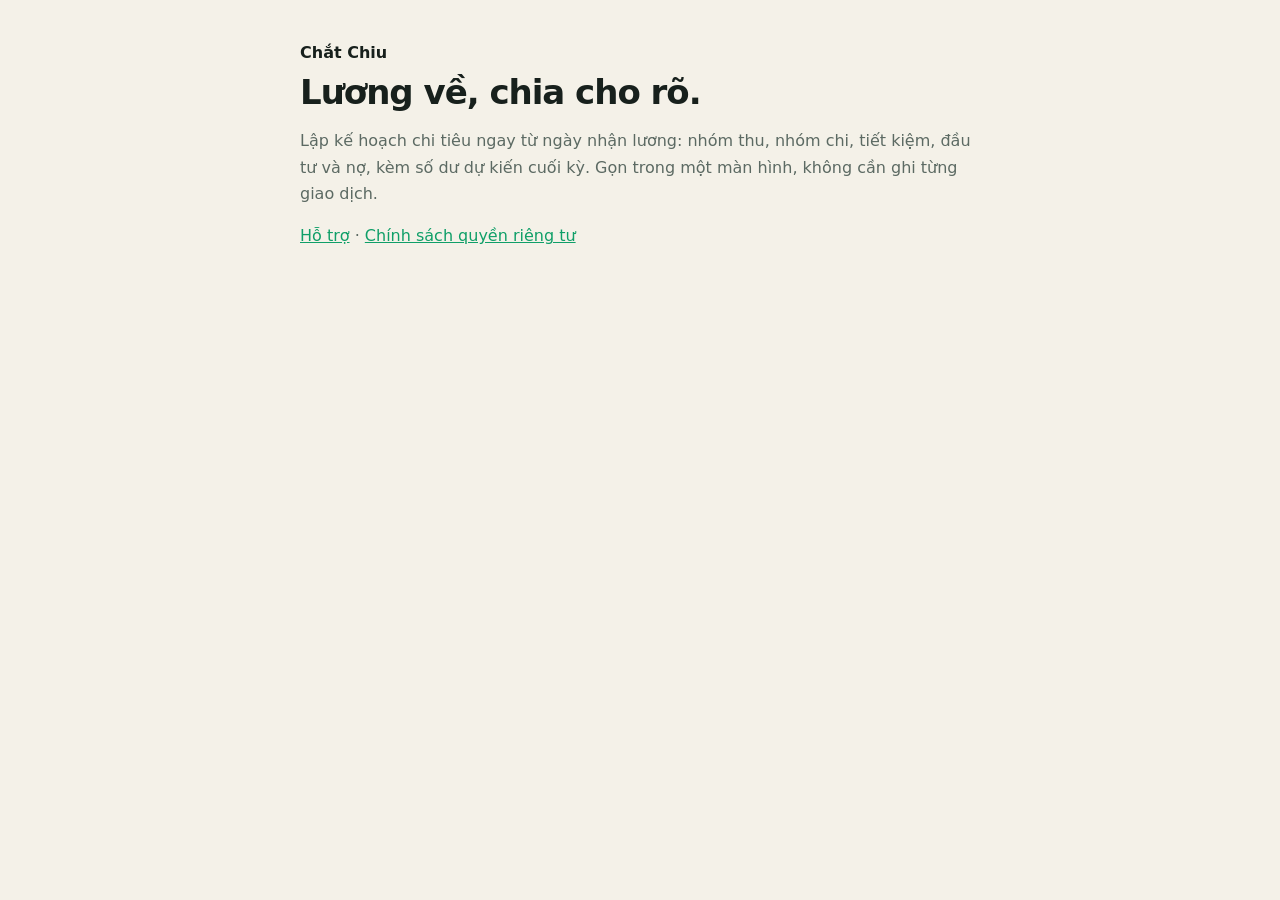
<file: index.html>
<!doctype html>
<html lang="vi"><head><meta charset="utf-8"><meta name="viewport" content="width=device-width,initial-scale=1">
<title>Chắt Chiu · Kế hoạch chi tiêu theo kỳ lương</title><link rel="stylesheet" href="style.css"></head>
<body><main>
<span class="brand">Chắt Chiu</span>
<h1>Lương về, chia cho rõ.</h1>
<p>Lập kế hoạch chi tiêu ngay từ ngày nhận lương: nhóm thu, nhóm chi, tiết kiệm, đầu tư và nợ, kèm số dư dự kiến cuối kỳ. Gọn trong một màn hình, không cần ghi từng giao dịch.</p>
<p><a href="support.html">Hỗ trợ</a> · <a href="privacy.html">Chính sách quyền riêng tư</a></p>
</main></body></html>
</file>
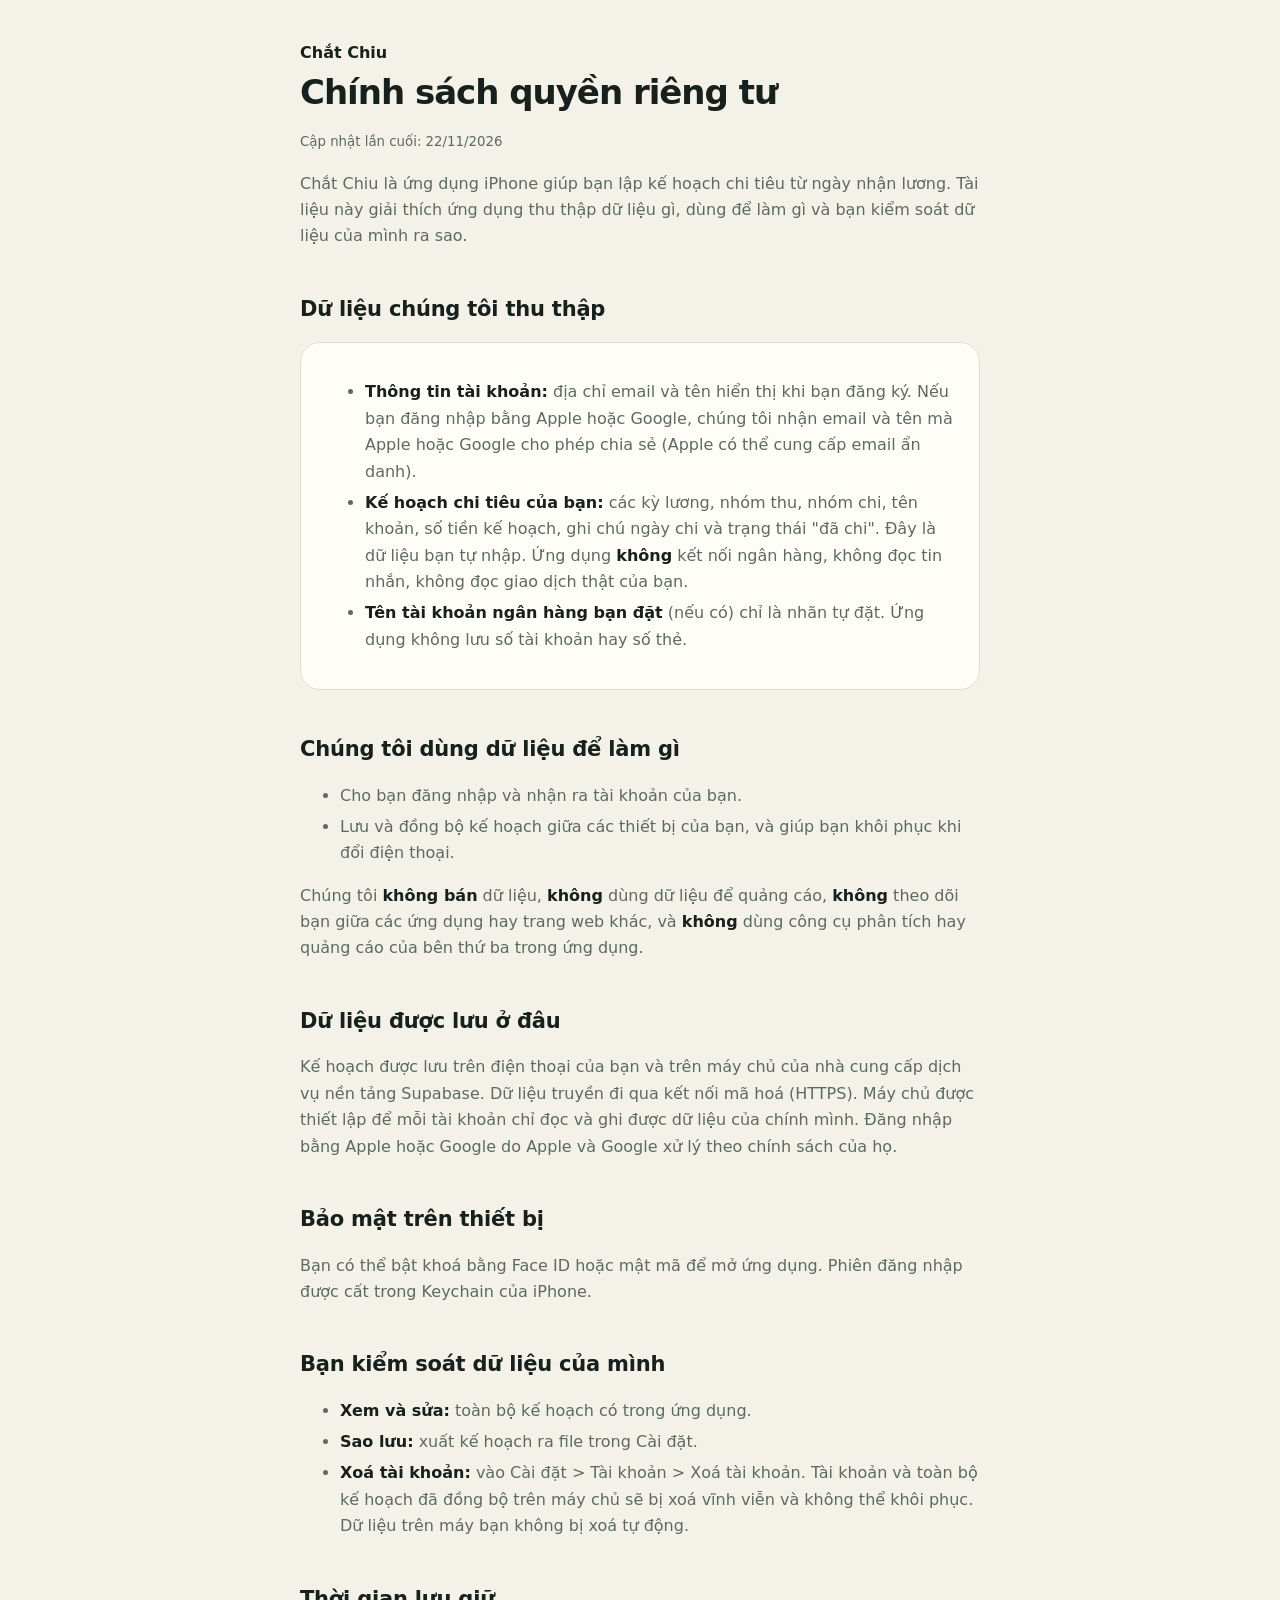
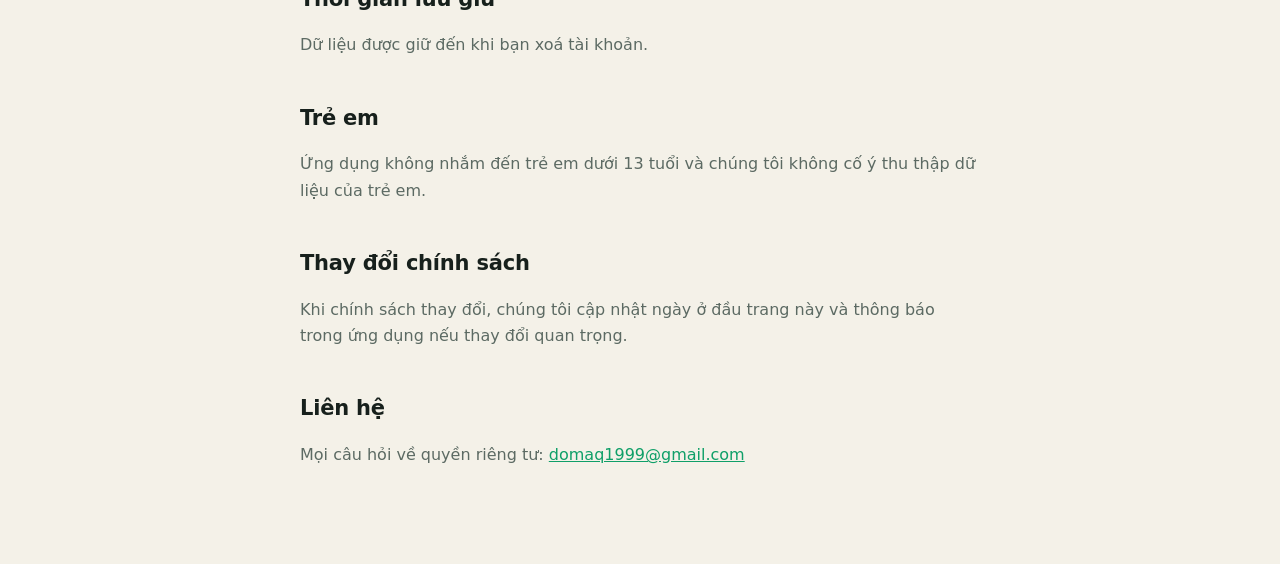
<file: privacy.html>
<!doctype html>
<html lang="vi"><head><meta charset="utf-8"><meta name="viewport" content="width=device-width,initial-scale=1">
<title>Chính sách quyền riêng tư · Chắt Chiu</title><link rel="stylesheet" href="style.css"></head>
<body><main>
<a class="brand" href="./">Chắt Chiu</a>
<h1>Chính sách quyền riêng tư</h1>
<p><small>Cập nhật lần cuối: 22/11/2026</small></p>
<p>Chắt Chiu là ứng dụng iPhone giúp bạn lập kế hoạch chi tiêu từ ngày nhận lương. Tài liệu này giải thích ứng dụng thu thập dữ liệu gì, dùng để làm gì và bạn kiểm soát dữ liệu của mình ra sao.</p>

<h2>Dữ liệu chúng tôi thu thập</h2>
<div class="card"><ul>
<li><b>Thông tin tài khoản:</b> địa chỉ email và tên hiển thị khi bạn đăng ký. Nếu bạn đăng nhập bằng Apple hoặc Google, chúng tôi nhận email và tên mà Apple hoặc Google cho phép chia sẻ (Apple có thể cung cấp email ẩn danh).</li>
<li><b>Kế hoạch chi tiêu của bạn:</b> các kỳ lương, nhóm thu, nhóm chi, tên khoản, số tiền kế hoạch, ghi chú ngày chi và trạng thái "đã chi". Đây là dữ liệu bạn tự nhập. Ứng dụng <b>không</b> kết nối ngân hàng, không đọc tin nhắn, không đọc giao dịch thật của bạn.</li>
<li><b>Tên tài khoản ngân hàng bạn đặt</b> (nếu có) chỉ là nhãn tự đặt. Ứng dụng không lưu số tài khoản hay số thẻ.</li>
</ul></div>

<h2>Chúng tôi dùng dữ liệu để làm gì</h2>
<ul>
<li>Cho bạn đăng nhập và nhận ra tài khoản của bạn.</li>
<li>Lưu và đồng bộ kế hoạch giữa các thiết bị của bạn, và giúp bạn khôi phục khi đổi điện thoại.</li>
</ul>
<p>Chúng tôi <b>không bán</b> dữ liệu, <b>không</b> dùng dữ liệu để quảng cáo, <b>không</b> theo dõi bạn giữa các ứng dụng hay trang web khác, và <b>không</b> dùng công cụ phân tích hay quảng cáo của bên thứ ba trong ứng dụng.</p>

<h2>Dữ liệu được lưu ở đâu</h2>
<p>Kế hoạch được lưu trên điện thoại của bạn và trên máy chủ của nhà cung cấp dịch vụ nền tảng Supabase. Dữ liệu truyền đi qua kết nối mã hoá (HTTPS). Máy chủ được thiết lập để mỗi tài khoản chỉ đọc và ghi được dữ liệu của chính mình. Đăng nhập bằng Apple hoặc Google do Apple và Google xử lý theo chính sách của họ.</p>

<h2>Bảo mật trên thiết bị</h2>
<p>Bạn có thể bật khoá bằng Face ID hoặc mật mã để mở ứng dụng. Phiên đăng nhập được cất trong Keychain của iPhone.</p>

<h2>Bạn kiểm soát dữ liệu của mình</h2>
<ul>
<li><b>Xem và sửa:</b> toàn bộ kế hoạch có trong ứng dụng.</li>
<li><b>Sao lưu:</b> xuất kế hoạch ra file trong Cài đặt.</li>
<li><b>Xoá tài khoản:</b> vào Cài đặt &gt; Tài khoản &gt; Xoá tài khoản. Tài khoản và toàn bộ kế hoạch đã đồng bộ trên máy chủ sẽ bị xoá vĩnh viễn và không thể khôi phục. Dữ liệu trên máy bạn không bị xoá tự động.</li>
</ul>

<h2>Thời gian lưu giữ</h2>
<p>Dữ liệu được giữ đến khi bạn xoá tài khoản.</p>

<h2>Trẻ em</h2>
<p>Ứng dụng không nhắm đến trẻ em dưới 13 tuổi và chúng tôi không cố ý thu thập dữ liệu của trẻ em.</p>

<h2>Thay đổi chính sách</h2>
<p>Khi chính sách thay đổi, chúng tôi cập nhật ngày ở đầu trang này và thông báo trong ứng dụng nếu thay đổi quan trọng.</p>

<h2>Liên hệ</h2>
<p>Mọi câu hỏi về quyền riêng tư: <a href="mailto:domaq1999@gmail.com">domaq1999@gmail.com</a></p>
</main></body></html>
</file>
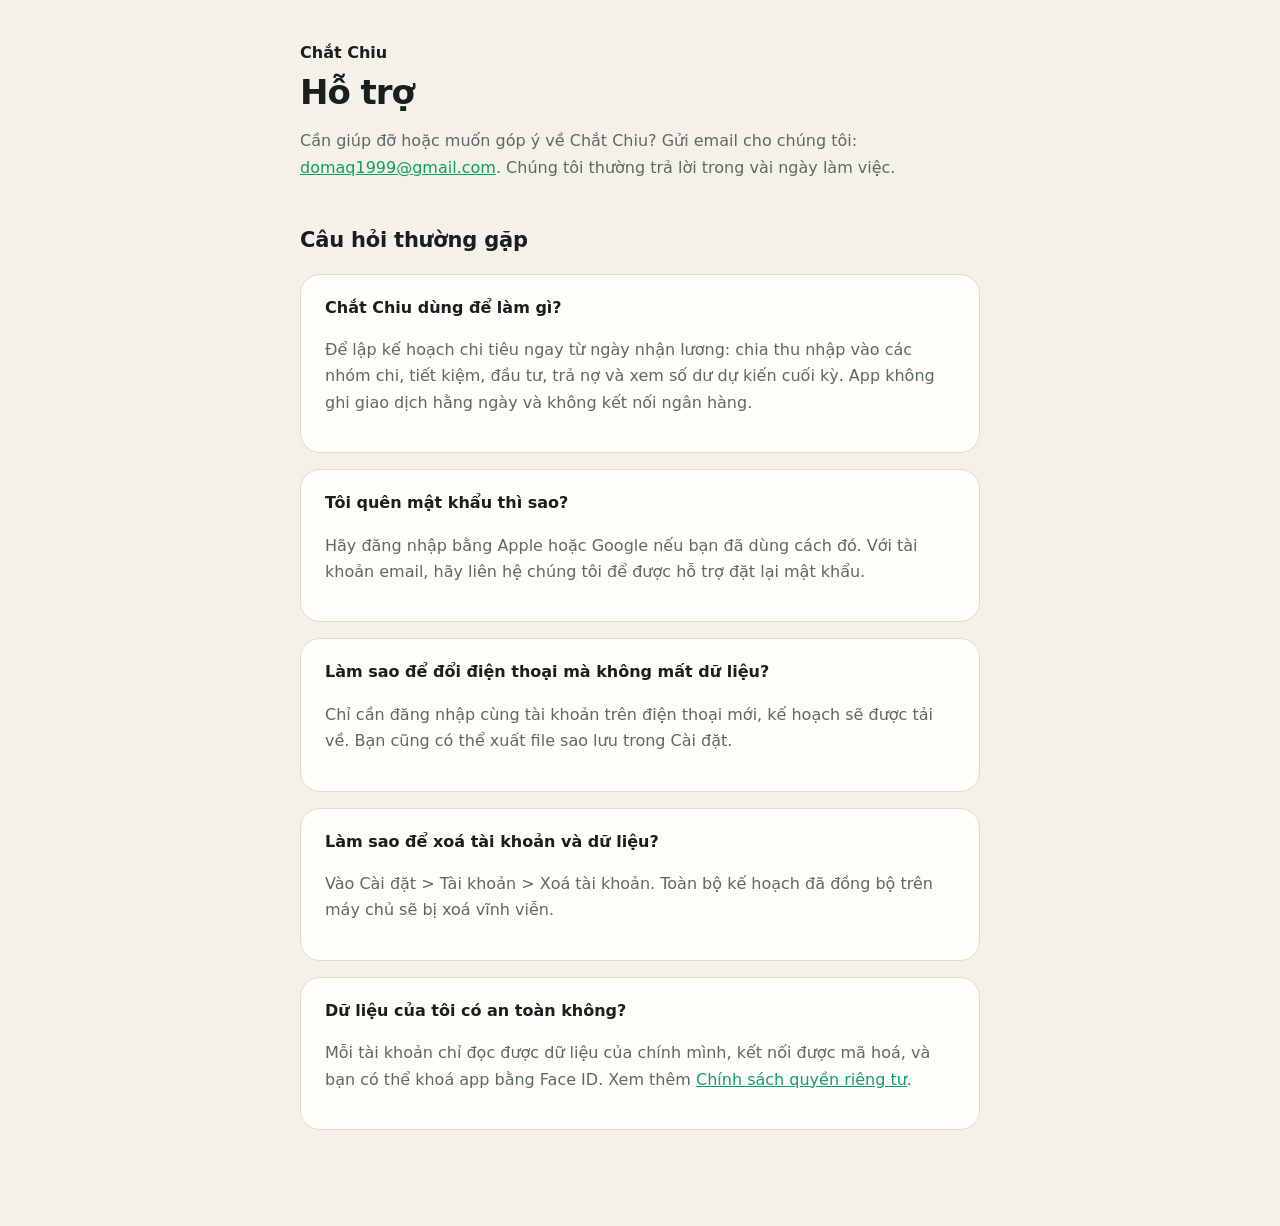
<file: support.html>
<!doctype html>
<html lang="vi"><head><meta charset="utf-8"><meta name="viewport" content="width=device-width,initial-scale=1">
<title>Hỗ trợ · Chắt Chiu</title><link rel="stylesheet" href="style.css"></head>
<body><main>
<a class="brand" href="./">Chắt Chiu</a>
<h1>Hỗ trợ</h1>
<p>Cần giúp đỡ hoặc muốn góp ý về Chắt Chiu? Gửi email cho chúng tôi: <a href="mailto:domaq1999@gmail.com">domaq1999@gmail.com</a>. Chúng tôi thường trả lời trong vài ngày làm việc.</p>

<h2>Câu hỏi thường gặp</h2>
<div class="card"><b>Chắt Chiu dùng để làm gì?</b>
<p>Để lập kế hoạch chi tiêu ngay từ ngày nhận lương: chia thu nhập vào các nhóm chi, tiết kiệm, đầu tư, trả nợ và xem số dư dự kiến cuối kỳ. App không ghi giao dịch hằng ngày và không kết nối ngân hàng.</p></div>
<div class="card"><b>Tôi quên mật khẩu thì sao?</b>
<p>Hãy đăng nhập bằng Apple hoặc Google nếu bạn đã dùng cách đó. Với tài khoản email, hãy liên hệ chúng tôi để được hỗ trợ đặt lại mật khẩu.</p></div>
<div class="card"><b>Làm sao để đổi điện thoại mà không mất dữ liệu?</b>
<p>Chỉ cần đăng nhập cùng tài khoản trên điện thoại mới, kế hoạch sẽ được tải về. Bạn cũng có thể xuất file sao lưu trong Cài đặt.</p></div>
<div class="card"><b>Làm sao để xoá tài khoản và dữ liệu?</b>
<p>Vào Cài đặt &gt; Tài khoản &gt; Xoá tài khoản. Toàn bộ kế hoạch đã đồng bộ trên máy chủ sẽ bị xoá vĩnh viễn.</p></div>
<div class="card"><b>Dữ liệu của tôi có an toàn không?</b>
<p>Mỗi tài khoản chỉ đọc được dữ liệu của chính mình, kết nối được mã hoá, và bạn có thể khoá app bằng Face ID. Xem thêm <a href="privacy.html">Chính sách quyền riêng tư</a>.</p></div>
</main></body></html>
</file>
<file: style.css>
:root{--bg:#f4f1e8;--card:#fffdf8;--line:#e1dccd;--ink:#17201c;--soft:#5c6a63;--jade:#0f9f68}
@media (prefers-color-scheme:dark){:root{--bg:#0b100f;--card:#121917;--line:#243029;--ink:#eeeadf;--soft:#97a39c;--jade:#3ddc97}}
*{box-sizing:border-box}body{margin:0;background:var(--bg);color:var(--ink);font:16px/1.65 "Be Vietnam Pro",system-ui,-apple-system,"Segoe UI",sans-serif}
main{max-width:720px;margin:0 auto;padding:40px 20px 80px}
h1{font-size:34px;letter-spacing:-.03em;line-height:1.15;margin:.2em 0}h2{font-size:21px;margin:2em 0 .4em;letter-spacing:-.01em}
p,li{color:var(--soft)}li{margin:.3em 0}a{color:var(--jade)}b,strong{color:var(--ink)}
.card{background:var(--card);border:1px solid var(--line);border-radius:20px;padding:20px 24px;margin:16px 0}
.brand{font-weight:800;color:var(--ink);text-decoration:none}small{color:var(--soft)}
</file>
